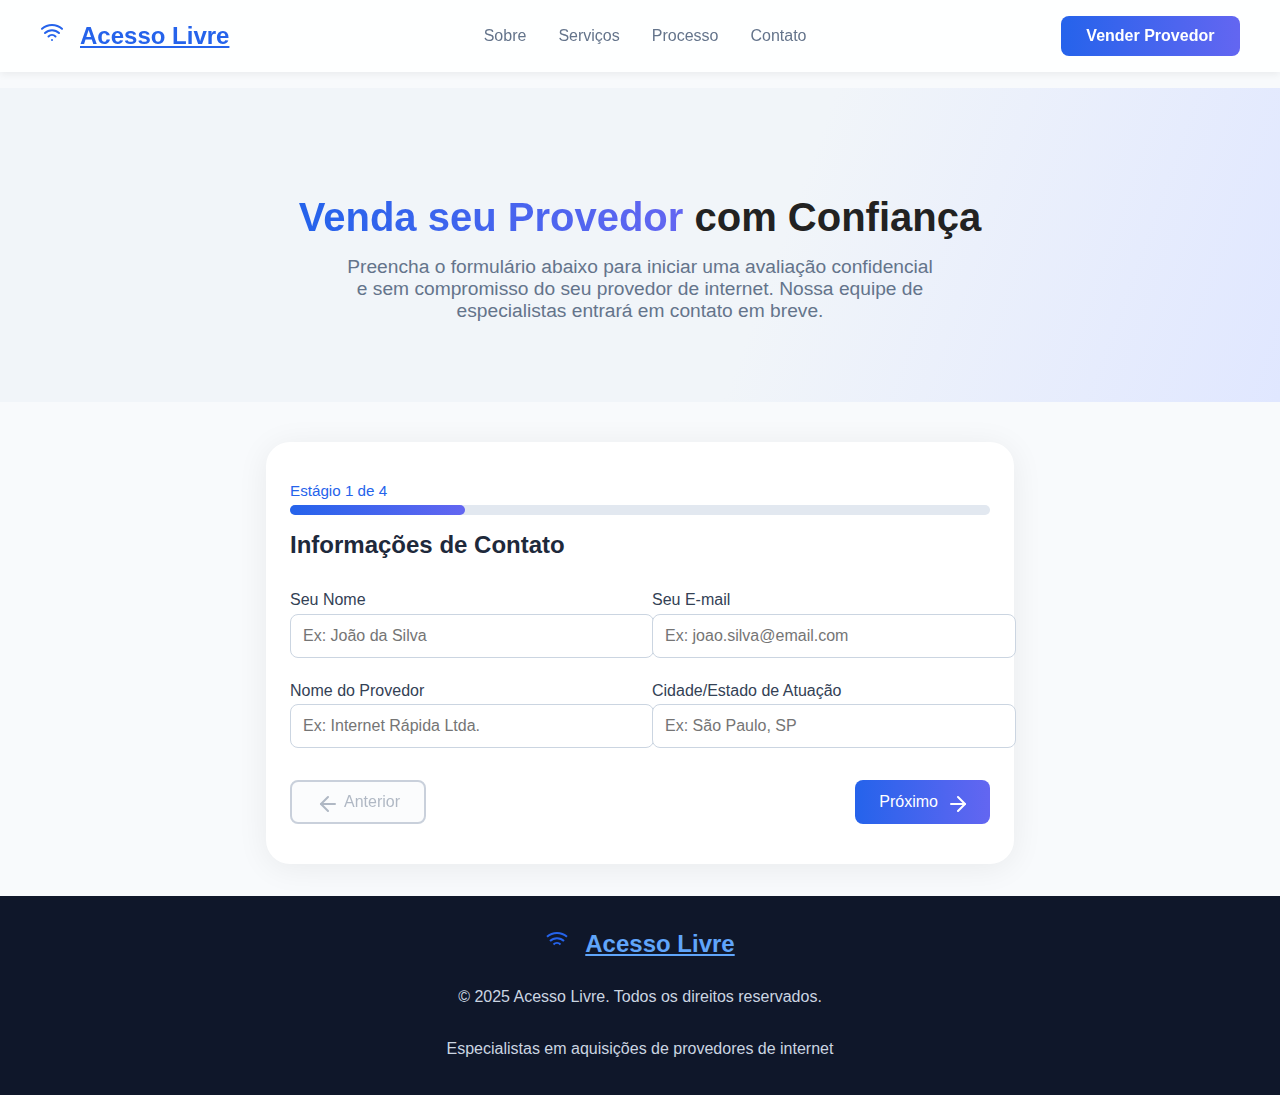
<file: vender-provedor.html>
<!DOCTYPE html>
<html lang="pt">
<head>
  <meta charset="UTF-8">
  <meta name="viewport" content="width=device-width, initial-scale=1.0">
  <title>Venda Seu Provedor | Acesso Livre</title>
  <link rel="icon" type="image/svg+xml" href="/vite.svg">
  <meta name="description" content="Inicie o processo de venda do seu provedor de internet com a Acesso Livre. Oferecemos avaliação justa e um processo transparente.">
  <style>
    body { font-family: 'Segoe UI', Arial, sans-serif; background: #f8fafc; margin: 0; color: #222; }
    .gradient-text { background: linear-gradient(90deg, #2563eb, #6366f1); color: transparent; -webkit-background-clip: text; background-clip: text; }
    header { background: rgba(255,255,255,.85); box-shadow: 0 2px 8px 0 #0001; position: fixed; width:100%; top:0; left:0; z-index: 10; }
    .container { max-width: 1200px; margin: 0 auto; padding: 0 1.5rem; }
    .nav { display: flex; align-items: center; justify-content: space-between; padding: 1rem 0; }
    .logo { display: flex; align-items: center; gap: .5rem; font-weight: bold; font-size: 1.5rem; color: #2563eb;}
    .logo svg { height: 2rem; width: 2rem; color: #2563eb;}
    nav ul { display: flex; gap: 2rem; list-style: none; margin: 0; padding: 0; }
    nav ul li a { color: #64748b; text-decoration: none; font-weight: 500; transition: color .2s;}
    nav ul li a:hover { color: #2563eb;}
    .cta-btn { background: linear-gradient(90deg, #2563eb, #6366f1); color: #fff; border: none; border-radius: .5rem; padding: .7rem 1.6rem; font-size: 1rem; font-weight: 600; cursor: pointer; transition: filter .2s; text-decoration: none;}
    main { padding-top: 5.5rem; }
    .hero-section { padding: 5rem 0 3rem; background: linear-gradient(110deg, #f1f5f9 60%, #e0e7ff 100%); text-align: center;}
    .hero-section h1 { font-size: 2.5rem; font-weight: 800; margin-bottom: 1rem; }
    .hero-section p { color: #64748b; font-size: 1.2rem; max-width: 600px; margin: 0 auto 2rem; }
    .form-card { background: #fff; border-radius: 1.5rem; box-shadow: 0 4px 32px #0001; padding: 2.5rem 1.5rem; max-width: 700px; margin: 2.5rem auto 2rem auto; }
    .progress-bar-bg { background: #e2e8f0; border-radius: 999px; height: 10px; width: 100%; margin-bottom: 1rem; }
    .progress-bar { background: linear-gradient(90deg, #2563eb, #6366f1); height: 10px; border-radius: 999px; width: 25%; transition: width 0.3s; }
    .form-title { font-size: 1.5rem; font-weight: bold; color: #1e293b; margin-bottom: 2rem; margin-top: 1rem; text-align: left; }
    .form-group { display: grid; grid-template-columns: 1fr; gap: 1.5rem; margin-bottom: 1.5rem; }
    .form-row { display: grid; grid-template-columns: 1fr; gap: 1.5rem; }
    label { display: block; font-size: 1rem; font-weight: 500; color: #334155; margin-bottom: 0.3rem; }
    input[type="text"], input[type="email"], input[type="number"] { width: 100%; padding: 0.75rem; border: 1px solid #cbd5e1; border-radius: 0.5rem; font-size: 1rem; transition: border-color 0.2s; }
    input[type="text"]:focus, input[type="email"]:focus, input[type="number"]:focus { outline: none; border-color: #2563eb; box-shadow: 0 0 0 2px #2563eb33; }
    .form-actions { display: flex; justify-content: space-between; margin-top: 2rem; }
    .btn-outline { background: #f8fafc; color: #64748b; border: 2px solid #94a3b8; border-radius: .5rem; padding: 0.6rem 1.5rem; font-size: 1rem; font-weight: 500; cursor: pointer; display: flex; align-items: center; gap: 0.5rem; opacity: 1; transition: opacity .2s; }
    .btn-outline:disabled { cursor: not-allowed; opacity: 0.5; }
    .btn-gradient { background: linear-gradient(90deg, #2563eb, #6366f1); color: #fff; border: none; border-radius: .5rem; padding: 0.6rem 1.5rem; font-size: 1rem; font-weight: 500; cursor: pointer; display: flex; align-items: center; gap: 0.5rem; transition: filter .2s; }
    .btn-gradient:hover { filter: brightness(.95);}
    @media (min-width: 600px) { .form-group, .form-row { grid-template-columns: 1fr 1fr; } .form-title { text-align: left; } }
    @media (max-width: 767px) { nav ul, .cta-btn { display: none;} .form-card { padding: 1.2rem;} }
    footer { background: #0f172a; color: #fff; padding: 2rem 0; margin-top: 2rem; }
    .footer-content { display: flex; flex-direction: column; gap: 1.5rem; align-items: center;}
    .footer-content .logo { color: #60a5fa; }
    .footer-content p { color: #cbd5e1; margin: .3rem 0; }
    .hidden { display: none; }
    .success-msg { text-align: center; color: #2563eb; font-size: 1.3rem; font-weight: bold; margin-top: 2rem; }
  </style>
</head>
<body>
  <header>
    <div class="container nav">
      <a href="index.html" class="logo">
        <svg xmlns="http://www.w3.org/2000/svg" width="30" height="30" fill="none" stroke="currentColor" stroke-width="2" stroke-linecap="round" stroke-linejoin="round"><path d="M5 13a10 10 0 0 1 14 0"/><path d="M8.5 16.5a5 5 0 0 1 7 0"/><path d="M2 8.82a15 15 0 0 1 20 0"/><line x1="12" x2="12.01" y1="20" y2="20"/></svg>
        <span>Acesso Livre</span>
      </a>
      <nav>
        <ul>
          <li><a href="index.html#sobre">Sobre</a></li>
          <li><a href="index.html#servicos">Serviços</a></li>
          <li><a href="index.html#processo">Processo</a></li>
          <li><a href="index.html#contato">Contato</a></li>
        </ul>
      </nav>
      <a href="vender-provedor.html" class="cta-btn">Vender Provedor</a>
    </div>
  </header>
  <main>
    <section class="hero-section">
      <div class="container">
        <h1><span class="gradient-text">Venda seu Provedor</span> com Confiança</h1>
        <p>Preencha o formulário abaixo para iniciar uma avaliação confidencial e sem compromisso do seu provedor de internet. Nossa equipe de especialistas entrará em contato em breve.</p>
      </div>
    </section>
    <section>
      <div class="form-card">
        <div>
          <div style="display:flex; justify-content:space-between; align-items:center; margin-bottom:6px;">
            <span id="step-indicator" style="color:#2563eb; font-weight:500; font-size:.95rem;">Estágio 1 de 4</span>
          </div>
          <div class="progress-bar-bg">
            <div class="progress-bar" id="progress-bar" style="width: 25%;"></div>
          </div>
          <div class="form-title" id="form-title">Informações de Contato</div>
        </div>
        <form id="multiStepForm" method="POST" action="https://formsubmit.co/hugofagner11@gmail.com" autocomplete="off">
          <!-- Obrigatório: usar FormSubmit e ocultar o captcha -->
          <input type="hidden" name="_captcha" value="false">
          <input type="hidden" name="_next" value="https://hugofagner.github.io/acessolivreaquisicao/obrigado.html">
          <!-- Etapa 1 -->
          <div class="step" id="step-1">
            <div class="form-group">
              <div>
                <label for="contactName">Seu Nome</label>
                <input type="text" id="contactName" name="Seu Nome" placeholder="Ex: João da Silva" required>
              </div>
              <div>
                <label for="email">Seu E-mail</label>
                <input type="email" id="email" name="E-mail" placeholder="Ex: joao.silva@email.com" required>
              </div>
              <div>
                <label for="providerName">Nome do Provedor</label>
                <input type="text" id="providerName" name="Nome do Provedor" placeholder="Ex: Internet Rápida Ltda." required>
              </div>
              <div>
                <label for="cityState">Cidade/Estado de Atuação</label>
                <input type="text" id="cityState" name="Cidade/Estado" placeholder="Ex: São Paulo, SP" required>
              </div>
            </div>
          </div>
          <!-- Etapa 2 -->
          <div class="step hidden" id="step-2">
            <div class="form-group">
              <div>
                <label for="clients">Quantidade de Clientes</label>
                <input type="number" id="clients" name="Quantidade de Clientes" min="1" required placeholder="Ex: 2000">
              </div>
              <div>
                <label for="revenue">Faturamento Mensal Aproximado (R$)</label>
                <input type="number" id="revenue" name="Faturamento Mensal" min="0" required placeholder="Ex: 50000">
              </div>
              <div>
                <label for="infrastructure">Infraestrutura</label>
                <input type="text" id="infrastructure" name="Infraestrutura" placeholder="Ex: Fibra óptica, rádio, etc." required>
              </div>
              <div>
                <label for="employees">Colaboradores</label>
                <input type="number" id="employees" name="Colaboradores" min="0" required placeholder="Ex: 15">
              </div>
            </div>
          </div>
          <!-- Etapa 3 -->
          <div class="step hidden" id="step-3">
            <div class="form-group">
              <div>
                <label for="license">Situação da Licença SCM</label>
                <input type="text" id="license" name="Situação da Licença SCM" placeholder="Ex: Regularizada, em andamento" required>
              </div>
              <div>
                <label for="debts">Possui dívidas relevantes?</label>
                <input type="text" id="debts" name="Dívidas" placeholder="Ex: Não, Sim (detalhar)" required>
              </div>
              <div>
                <label for="reason">Motivo da Venda</label>
                <input type="text" id="reason" name="Motivo da Venda" placeholder="Ex: Mudança de área, aposentadoria, etc." required>
              </div>
              <div>
                <label for="otherInfo">Outras Informações Relevantes</label>
                <input type="text" id="otherInfo" name="Outras Informações" placeholder="Opcional">
              </div>
            </div>
          </div>
          <!-- Etapa 4 -->
          <div class="step hidden" id="step-4">
            <div style="text-align:center;">
              <h3 style="color:#2563eb; margin-bottom:1.2rem;">Revisar Informações</h3>
              <div id="reviewInfo" style="text-align:left; background:#f1f5f9; border-radius:12px; padding:1rem 1.5rem; font-size:1rem;"></div>
            </div>
          </div>
          <div class="form-actions">
            <button class="btn-outline" id="prevBtn" type="button" disabled>
              <svg xmlns="http://www.w3.org/2000/svg" width="20" height="20" fill="none" stroke="currentColor" stroke-width="2" stroke-linecap="round" stroke-linejoin="round"><path d="m12 19-7-7 7-7"/><path d="M19 12H5"/></svg>
              Anterior
            </button>
            <button class="btn-gradient" id="nextBtn" type="button">
              Próximo
              <svg xmlns="http://www.w3.org/2000/svg" width="20" height="20" fill="none" stroke="currentColor" stroke-width="2" stroke-linecap="round" stroke-linejoin="round"><path d="M5 12h14"/><path d="m12 5 7 7-7 7"/></svg>
            </button>
            <button class="btn-gradient hidden" id="submitBtn" type="submit">
              Enviar
              <svg xmlns="http://www.w3.org/2000/svg" width="20" height="20" fill="none" stroke="currentColor" stroke-width="2" stroke-linecap="round" stroke-linejoin="round"><path d="M5 12h14"/><path d="m12 5 7 7-7 7"/></svg>
            </button>
          </div>
        </form>
      </div>
    </section>
  </main>
  <footer>
    <div class="container footer-content">
      <a href="index.html" class="logo">
        <svg xmlns="http://www.w3.org/2000/svg" width="30" height="30" fill="none" stroke="currentColor" stroke-width="2"><path d="M5 13a10 10 0 0 1 14 0"/><path d="M8.5 16.5a5 5 0 0 1 7 0"/><path d="M2 8.82a15 15 0 0 1 20 0"/><line x1="12" x2="12.01" y1="20" y2="20"/></svg>
        <span>Acesso Livre</span>
      </a>
      <p>© 2025 Acesso Livre. Todos os direitos reservados.</p>
      <p>Especialistas em aquisições de provedores de internet</p>
    </div>
  </footer>
  <script>
    // Dados dos passos
    const steps = [
      {
        title: 'Informações de Contato',
        indicator: 'Estágio 1 de 4',
        percent: 25,
        fields: ['contactName', 'email', 'providerName', 'cityState'],
      },
      {
        title: 'Dados do Provedor',
        indicator: 'Estágio 2 de 4',
        percent: 50,
        fields: ['clients', 'revenue', 'infrastructure', 'employees'],
      },
      {
        title: 'Situação e Motivos',
        indicator: 'Estágio 3 de 4',
        percent: 75,
        fields: ['license', 'debts', 'reason', 'otherInfo'],
      },
      {
        title: 'Revisar Informações',
        indicator: 'Estágio 4 de 4',
        percent: 100,
        fields: [],
      }
    ];

    let currentStep = 0;

    const stepEls = steps.map((_, i) => document.getElementById(`step-${i+1}`));
    const prevBtn = document.getElementById('prevBtn');
    const nextBtn = document.getElementById('nextBtn');
    const submitBtn = document.getElementById('submitBtn');
    const stepIndicator = document.getElementById('step-indicator');
    const progressBar = document.getElementById('progress-bar');
    const formTitle = document.getElementById('form-title');
    const form = document.getElementById('multiStepForm');
    const reviewInfo = document.getElementById('reviewInfo');

    function showStep(idx) {
      stepEls.forEach((el, i) => {
        if (i === idx) el.classList.remove('hidden');
        else el.classList.add('hidden');
      });
      stepIndicator.textContent = steps[idx].indicator;
      progressBar.style.width = steps[idx].percent+"%";
      formTitle.textContent = steps[idx].title;
      prevBtn.disabled = idx === 0;
      nextBtn.classList.toggle('hidden', idx === steps.length-1);
      submitBtn.classList.toggle('hidden', idx !== steps.length-1);
      if (idx === steps.length-1) fillReview();
    }

    function validateStep(idx) {
      const fields = steps[idx].fields;
      let valid = true;
      fields.forEach(field => {
        const input = document.getElementById(field);
        if (input && input.hasAttribute('required')) {
          if (!input.value.trim()) {
            input.style.borderColor = "red";
            valid = false;
          } else {
            input.style.borderColor = "#cbd5e1";
          }
        }
      });
      return valid;
    }

    function fillReview() {
      let html = '<ul style="list-style:disc; padding-left:20px;">';
      steps.forEach(step => {
        step.fields.forEach(field => {
          const input = document.getElementById(field);
          if (input) {
            const label = input.previousElementSibling ? input.previousElementSibling.textContent : field;
            html += `<li><strong>${label}:</strong> ${input.value ? input.value : '<i>Não informado</i>'}</li>`;
          }
        });
      });
      html += '</ul>';
      reviewInfo.innerHTML = html;
    }

    prevBtn.onclick = function() {
      if (currentStep > 0) {
        currentStep--;
        showStep(currentStep);
      }
    };

    nextBtn.onclick = function() {
      if (!validateStep(currentStep)) return;
      if (currentStep < steps.length-1) {
        currentStep++;
        showStep(currentStep);
      }
    };

    // Enter avança se não for submit final
    form.addEventListener("keydown", function(e) {
      if (e.key === "Enter" && submitBtn.classList.contains('hidden')) {
        e.preventDefault();
        nextBtn.click();
      }
    });

    // Remove borda vermelha ao digitar
    document.querySelectorAll('input').forEach(input => {
      input.addEventListener('input', function() {
        this.style.borderColor = "#cbd5e1";
      });
    });

    // Inicializa
    showStep(currentStep);
  </script>
</body>
</html>
</file>
